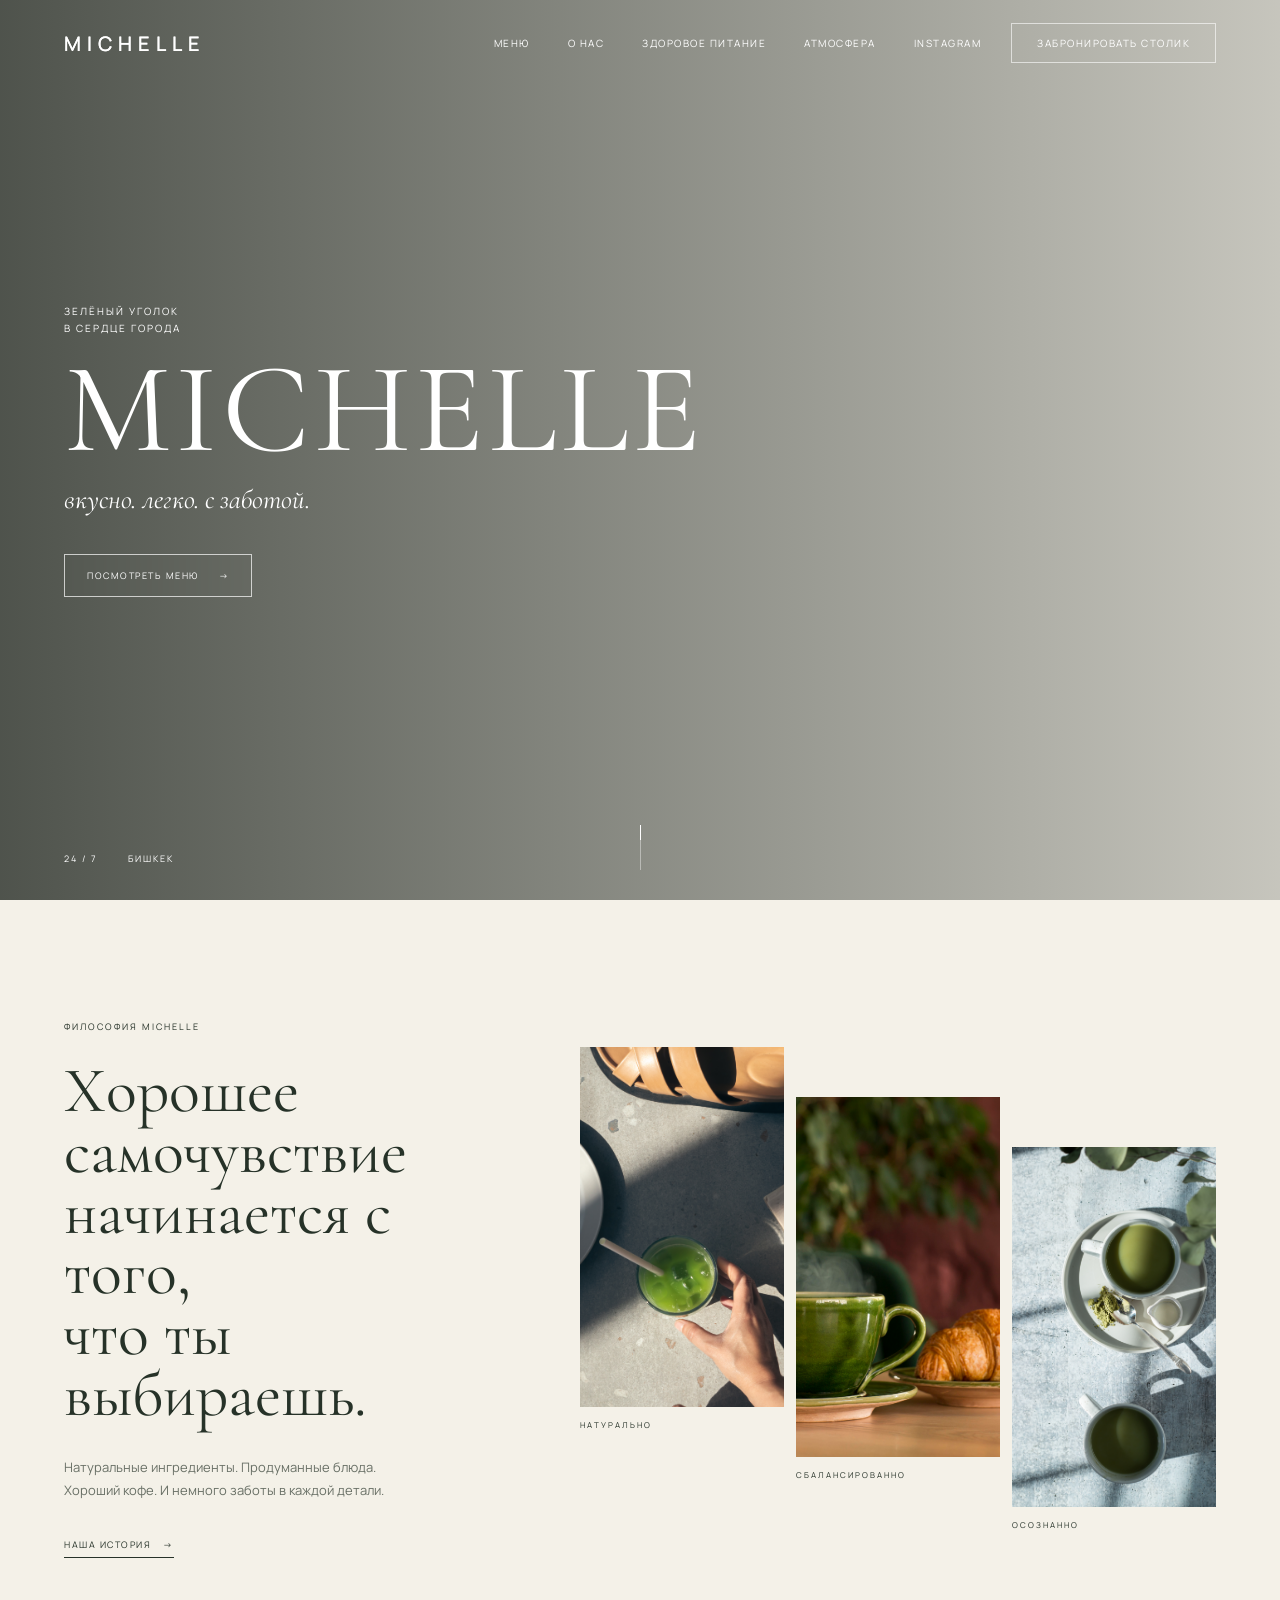
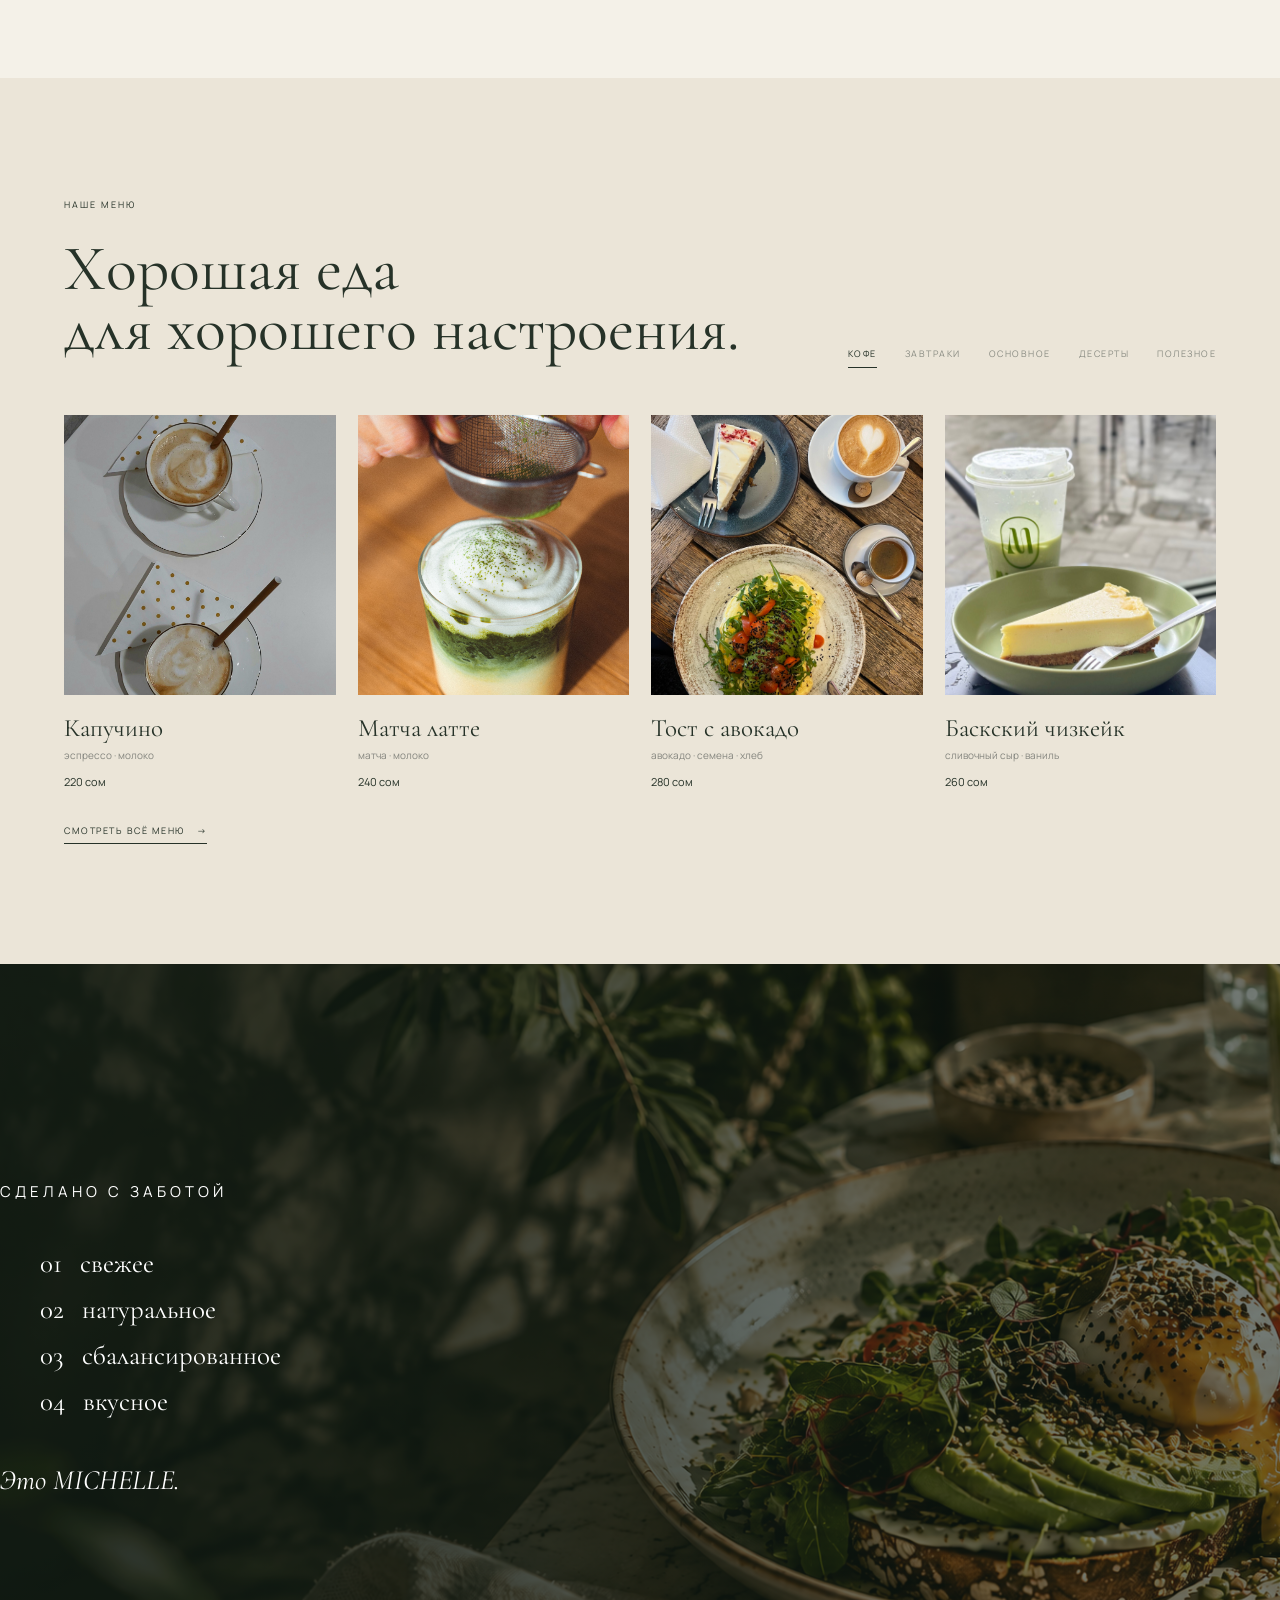
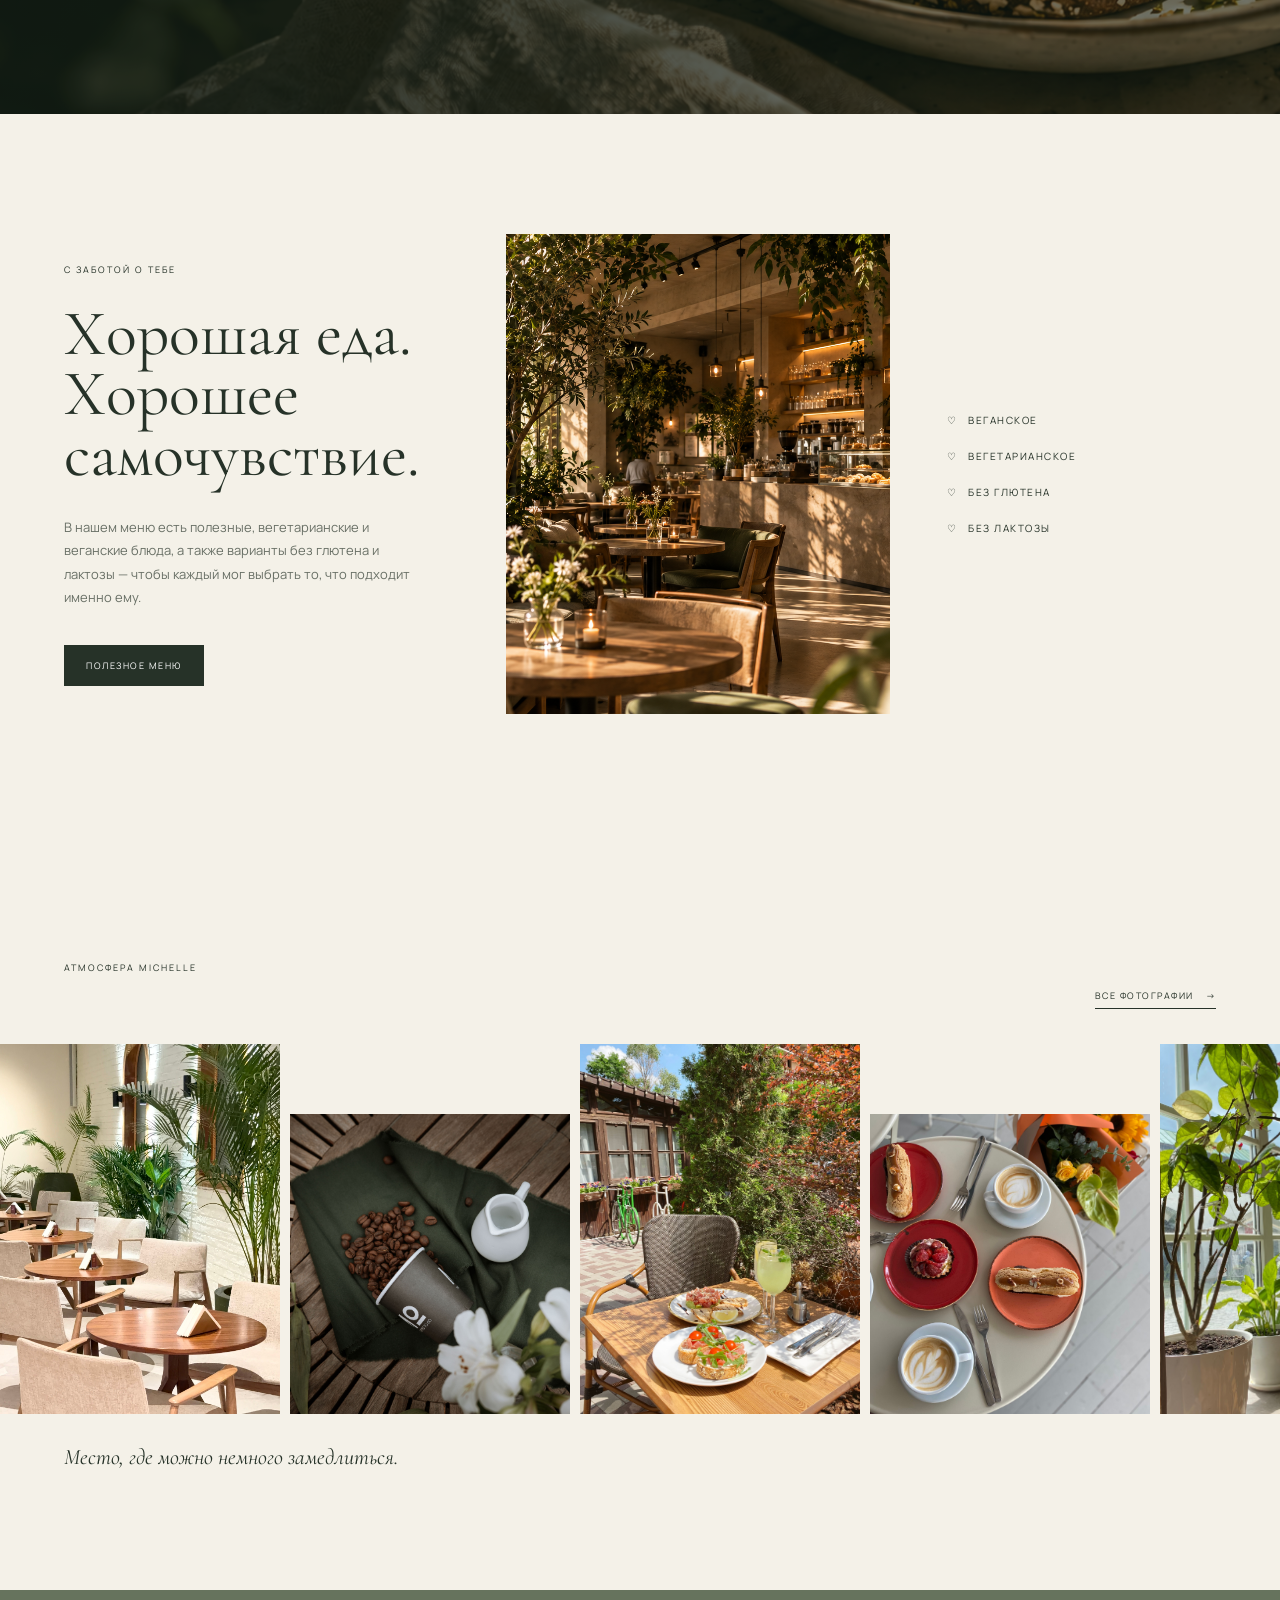
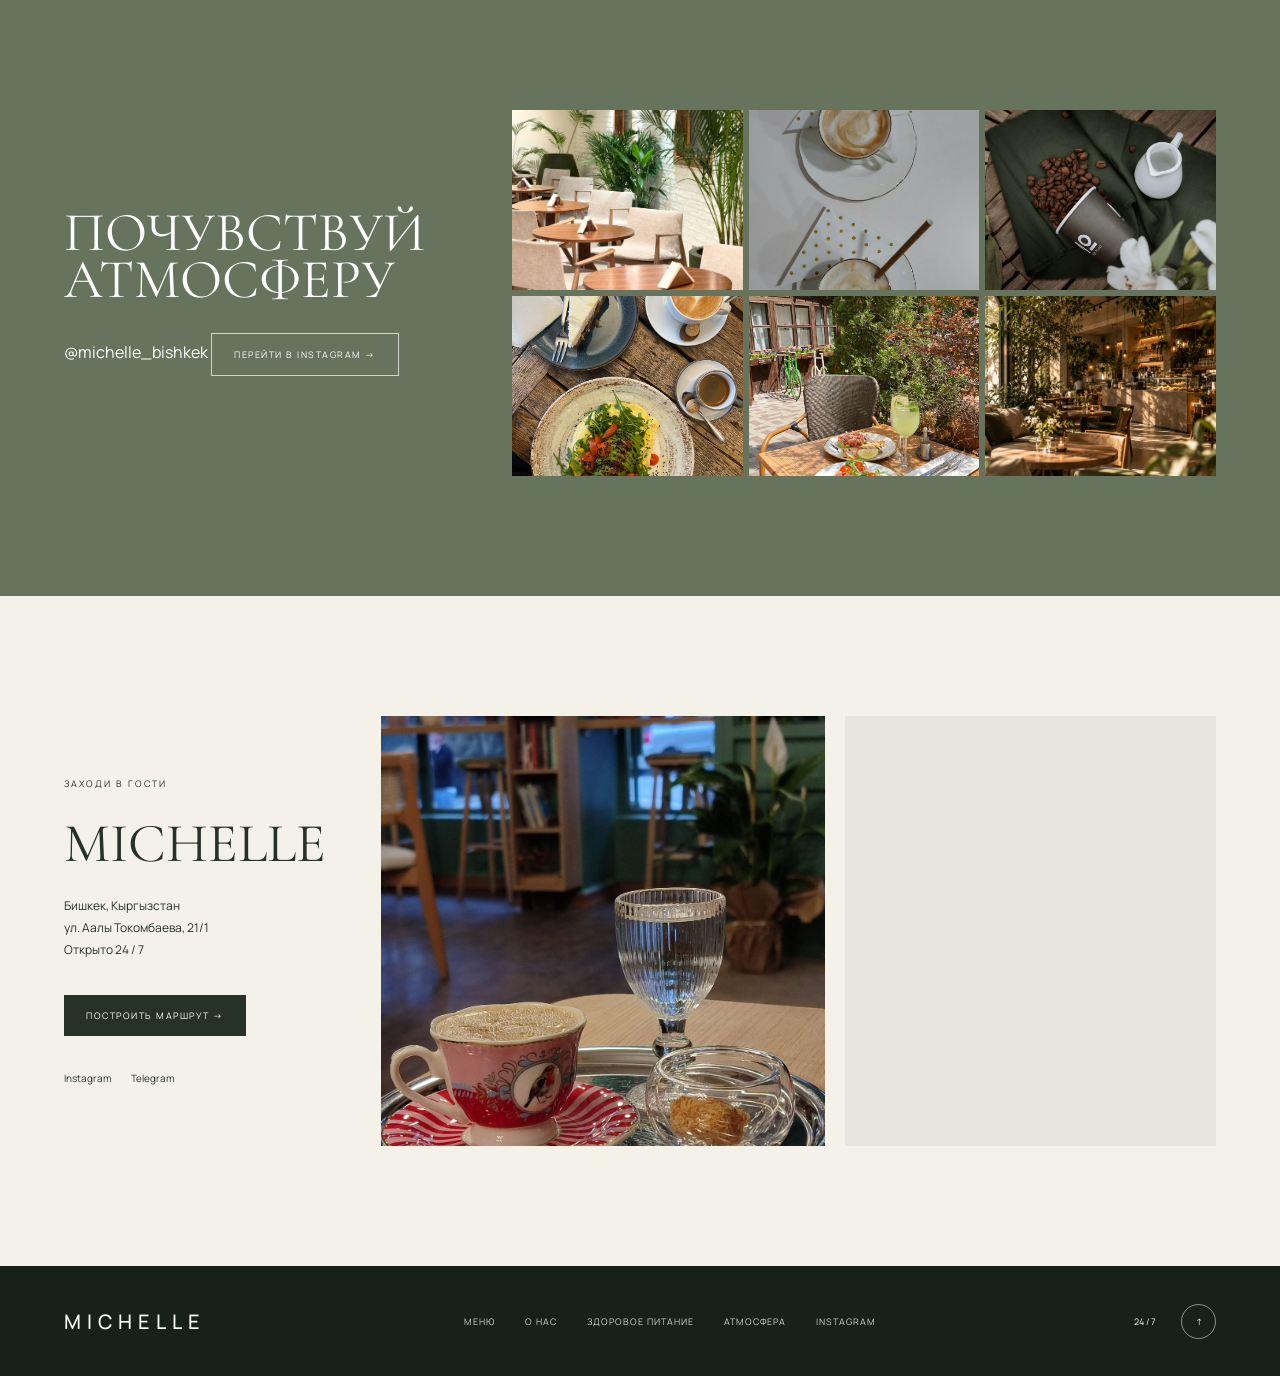
<file: index.html>
<!DOCTYPE html>
<html lang="ru">

<head>
    <meta charset="UTF-8">
    <meta name="viewport" content="width=device-width, initial-scale=1.0">

    <title>MICHELLE — Кофе и еда</title>

    <link rel="preconnect" href="https://fonts.googleapis.com">
    <link rel="preconnect" href="https://fonts.gstatic.com" crossorigin>

    <link
        href="https://fonts.googleapis.com/css2?family=Cormorant+Garamond:wght@400;500;600&family=Manrope:wght@300;400;500;600&display=swap"
        rel="stylesheet">

    <link rel="stylesheet" href="style.css">
</head>

<body>

    <header class="header">

        <a href="index.html" class="logo">MICHELLE</a>

       

<header class="header">

    <a href="index.html" class="logo">MICHELLE</a>

    <nav class="navigation">
        <a href="menu.html">Меню</a>
        <a href="#about">О нас</a>
        <a href="#healthy">Здоровое питание</a>
        <a href="#atmosphere">Атмосфера</a>
        <a href="#instagram">Instagram</a>

        <a href="booking.html" class="mobile-booking">
            Забронировать столик →
        </a>
    </nav>

    <a href="booking.html" class="header-button">
        Забронировать столик
    </a>

    <button class="menu-button" aria-label="Открыть меню">
        <span></span>
        <span></span>
    </button>

</header>


        <button class="menu-button" aria-label="Открыть меню">
            <span></span>
            <span></span>
        </button>

    </header>

    <main>

        <!-- Главный экран -->

        <section class="hero">

            <video class="hero-video" autoplay muted loop playsinline>
                <source src="video.mp4" type="video/mp4">
            </video>

            <div class="hero-overlay"></div>

            <div class="hero-content">

                <p class="hero-label">
                    ЗЕЛЁНЫЙ УГОЛОК<br>
                    В СЕРДЦЕ ГОРОДА
                </p>

                <h1>MICHELLE</h1>

                <p class="hero-slogan">
                    вкусно. легко. с заботой.
                </p>

                <a href="menu.html" class="main-button">
                    Посмотреть меню
                    <span>→</span>
                </a>

            </div>

            <div class="hero-bottom">
                <span>24 / 7</span>
                <span>БИШКЕК</span>
            </div>

            <div class="scroll-indicator">
                <span></span>
            </div>

        </section>

        <!-- О нас -->

        <section class="about section" id="about">

            <div class="about-text">

                <p class="section-label">ФИЛОСОФИЯ MICHELLE</p>

                <h2>
                    Хорошее самочувствие<br>
                    начинается с того,<br>
                    что ты выбираешь.
                </h2>

                <p class="description">
                    Натуральные ингредиенты. Продуманные блюда.
                    Хороший кофе. И немного заботы в каждой детали.
                </p>

                <a href="#" class="text-link">
                    Наша история <span>→</span>
                </a>

            </div>

            <div class="about-images">

                <div class="about-card">
                    <img src="about-1.jpg" alt="Атмосфера MICHELLE">
                    <span>Натурально</span>
                </div>

                <div class="about-card">
                    <img src="about-2.jpg" alt="Еда MICHELLE">
                    <span>Сбалансированно</span>
                </div>

                <div class="about-card">
                    <img src="about-3.jpg" alt="Стиль MICHELLE">
                    <span>Осознанно</span>
                </div>

            </div>

        </section>

        <!-- Меню -->

        <section class="menu-section section" id="menu">

            <div class="section-heading">

                <div>

                    <p class="section-label">НАШЕ МЕНЮ</p>

                    <h2>
                        Хорошая еда<br>
                        для хорошего настроения.
                    </h2>

                </div>

                <div class="menu-tabs">
                    <button class="active">Кофе</button>
                    <button>Завтраки</button>
                    <button>Основное</button>
                    <button>Десерты</button>
                    <button>Полезное</button>
                </div>

            </div>

            <div class="menu-slider">

                <button class="slider-button prev">←</button>

                <div class="menu-items">

                    <article class="menu-card">

                        <img src="coffee.jpg" alt="Капучино">

                        <p class="menu-name">Капучино</p>

                        <p class="menu-info">
                            эспрессо · молоко
                        </p>

                        <span class="menu-price">
                            220 сом
                        </span>

                    </article>

                    <article class="menu-card">

                        <img src="coffee1.jpg" alt="Матча латте">

                        <p class="menu-name">Матча латте</p>

                        <p class="menu-info">
                            матча · молоко
                        </p>

                        <span class="menu-price">
                            240 сом
                        </span>

                    </article>

                    <article class="menu-card">

                        <img src="food.jpg" alt="Тост с авокадо">

                        <p class="menu-name">
                            Тост с авокадо
                        </p>

                        <p class="menu-info">
                            авокадо · семена · хлеб
                        </p>

                        <span class="menu-price">
                            280 сом
                        </span>

                    </article>

                    <article class="menu-card">

                        <img src="food1.jpg" alt="Баскский чизкейк">

                        <p class="menu-name">
                            Баскский чизкейк
                        </p>

                        <p class="menu-info">
                            сливочный сыр · ваниль
                        </p>

                        <span class="menu-price">
                            260 сом
                        </span>

                    </article>

                </div>

                <button class="slider-button next">→</button>

            </div>

            <a href="menu.html" class="text-link">
                Смотреть всё меню <span>→</span>
            </a>

        </section>

        <!-- Сделано с заботой -->

        <section class="care">

            <div class="care-overlay"></div>

            <div class="care-content">

                <p class="section-label">
                    СДЕЛАНО С ЗАБОТОЙ
                </p>

                <div class="care-list">
                    <span>01 &nbsp; свежее</span>
                    <span>02 &nbsp; натуральное</span>
                    <span>03 &nbsp; сбалансированное</span>
                    <span>04 &nbsp; вкусное</span>
                </div>

                <p class="care-signature">
                    Это MICHELLE.
                </p>

            </div>

        </section>

        <!-- Здоровое питание -->

        <section class="healthy section" id="healthy">

            <div class="healthy-text">

                <p class="section-label">
                    С ЗАБОТОЙ О ТЕБЕ
                </p>

                <h2>
                    Хорошая еда.<br>
                    Хорошее самочувствие.
                </h2>

                <p class="description">
                    В нашем меню есть полезные, вегетарианские
                    и веганские блюда, а также варианты без
                    глютена и лактозы — чтобы каждый мог
                    выбрать то, что подходит именно ему.
                </p>

                <a href="menu.html#healthy" class="dark-button">
                    Полезное меню
                </a>

            </div>

            <div class="healthy-image">
                <img src="healthy.png" alt="Полезная еда MICHELLE">
            </div>

            <div class="healthy-options">
                <span>♡ &nbsp; Веганское</span>
                <span>♡ &nbsp; Вегетарианское</span>
                <span>♡ &nbsp; Без глютена</span>
                <span>♡ &nbsp; Без лактозы</span>
            </div>

        </section>

        <!-- Атмосфера -->

        <section class="atmosphere section" id="atmosphere">

            <div class="atmosphere-heading">

                <p class="section-label">
                    АТМОСФЕРА MICHELLE
                </p>

                <a href="#" class="text-link">
                    Все фотографии <span>→</span>
                </a>

            </div>

            <div class="atmosphere-gallery">

                <img src="atmosphere-1.jpg" alt="Интерьер MICHELLE">
                <img src="atmosphere-2.jpg" alt="Кофе MICHELLE">
                <img src="atmosphere-3.jpg" alt="Терраса MICHELLE">
                <img src="atmosphere-4.jpg" alt="Десерт MICHELLE">
                <img src="atmosphere-5.jpg" alt="Растения в MICHELLE">

            </div>

            <p class="atmosphere-caption">
                Место, где можно немного замедлиться.
            </p>

        </section>

        <!-- Instagram -->

        <section class="instagram section" id="instagram">

            <div class="instagram-title">

                <p>
                    ПОЧУВСТВУЙ<br>
                    АТМОСФЕРУ
                </p>

                <a href="https://www.instagram.com/michelle_bishkek/" target="_blank" rel="noopener noreferrer">
                    @michelle_bishkek
                </a>
                <a href="https://www.instagram.com/michelle_bishkek/" class="light-button" target="_blank"
                    rel="noopener noreferrer">
                    Перейти в Instagram →
                </a>
            </div>

            <div class="instagram-grid">

                <img src="atmosphere-1.jpg" alt="MICHELLE">
                <img src="coffee.jpg" alt="Кофе MICHELLE">
                <img src="atmosphere-2.jpg" alt="MICHELLE">
                <img src="food.jpg" alt="Блюдо MICHELLE">
                <img src="atmosphere-3.jpg" alt="MICHELLE">
                <img src="healthy.png" alt="Полезная еда MICHELLE">

            </div>

        </section>

        <!-- Контакты -->


        <section class="contacts section" id="contacts">

            <div class="contacts-info">

                <p class="section-label">ЗАХОДИ В ГОСТИ</p>

                <h2>MICHELLE</h2>

                <p>
                    Бишкек, Кыргызстан<br>
                    ул. Аалы Токомбаева, 21/1<br>
                    Открыто 24 / 7
                </p>

                <a href="https://www.google.com/maps/search/?api=1&query=%D0%90%D0%B0%D0%BB%D1%8B+%D0%A2%D0%BE%D0%BA%D0%BE%D0%BC%D0%B1%D0%B0%D0%B5%D0%B2%D0%B0+21%2F1+%D0%91%D0%B8%D1%88%D0%BA%D0%B5%D0%BA"
                    class="dark-button" target="_blank" rel="noopener noreferrer">
                    Построить маршрут →
                </a>

                <div class="social-links">
                    <a href="#">Instagram</a>
                    <a href="#">Telegram</a>
                </div>

            </div>

            <div class="contact-photo">
                <img src="atmosphere-6.jpg" alt="Кофейня MICHELLE">
            </div>

            <div class="map">

                <iframe
                    src="https://maps.google.com/maps?q=%D0%90%D0%B0%D0%BB%D1%8B%20%D0%A2%D0%BE%D0%BA%D0%BE%D0%BC%D0%B1%D0%B0%D0%B5%D0%B2%D0%B0%2021%2F1%20%D0%91%D0%B8%D1%88%D0%BA%D0%B5%D0%BA&t=&z=16&ie=UTF8&iwloc=&output=embed"
                    title="MICHELLE — карта расположения" loading="lazy" referrerpolicy="no-referrer-when-downgrade"
                    allowfullscreen>
                </iframe>

            </div>

        </section>


        <!-- Подвал -->

        <footer class="footer">

            <a href="index.html" class="footer-logo">
                MICHELLE
            </a>

            <nav>

                <a href="menu.html">
                    Меню
                </a>

                <a href="#about">
                    О нас
                </a>

                <a href="#healthy">
                    Здоровое питание
                </a>

                <a href="#atmosphere">
                    Атмосфера
                </a>

                <a href="#instagram">
                    Instagram
                </a>

            </nav>

            <div class="footer-right">

                <span>24 / 7</span>

                <button class="back-top" aria-label="Наверх">
                    ↑
                </button>

            </div>

        </footer>

        <script src="script.js"></script>

</body>

</html>
</file>
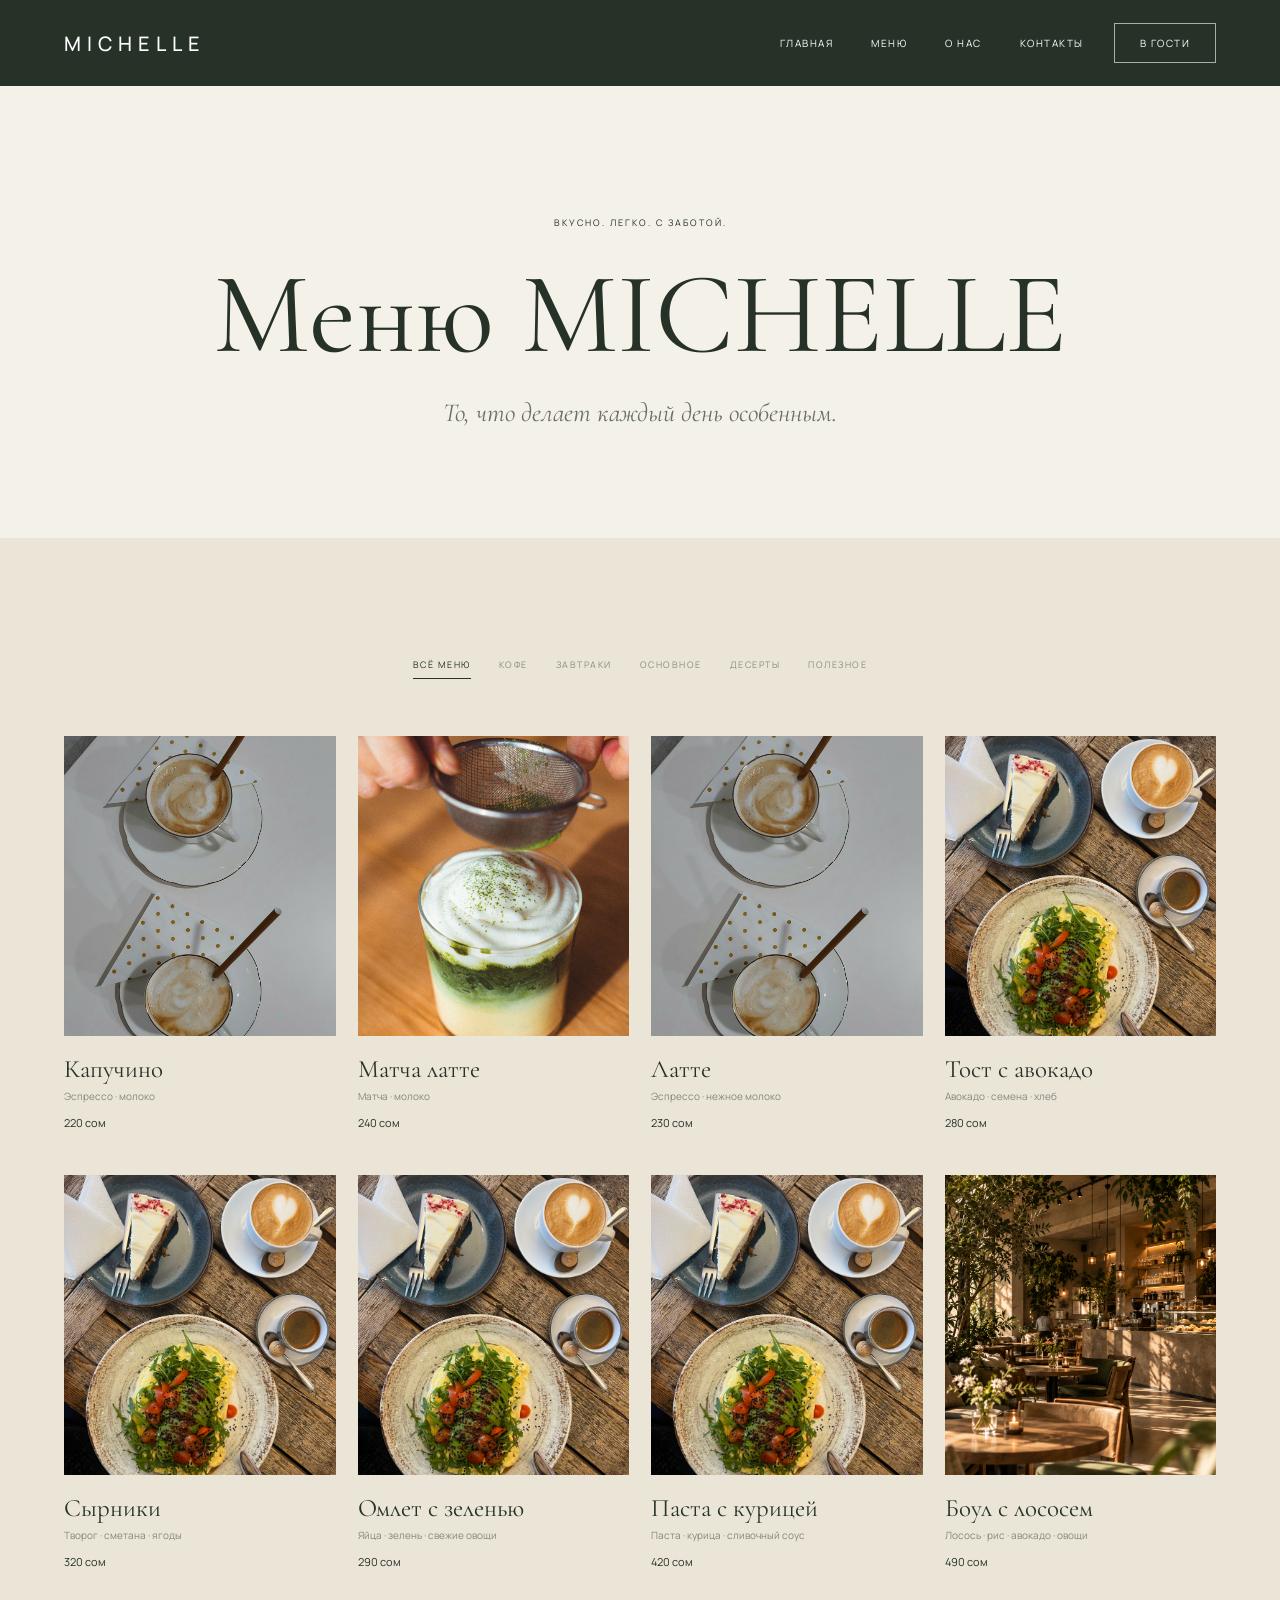
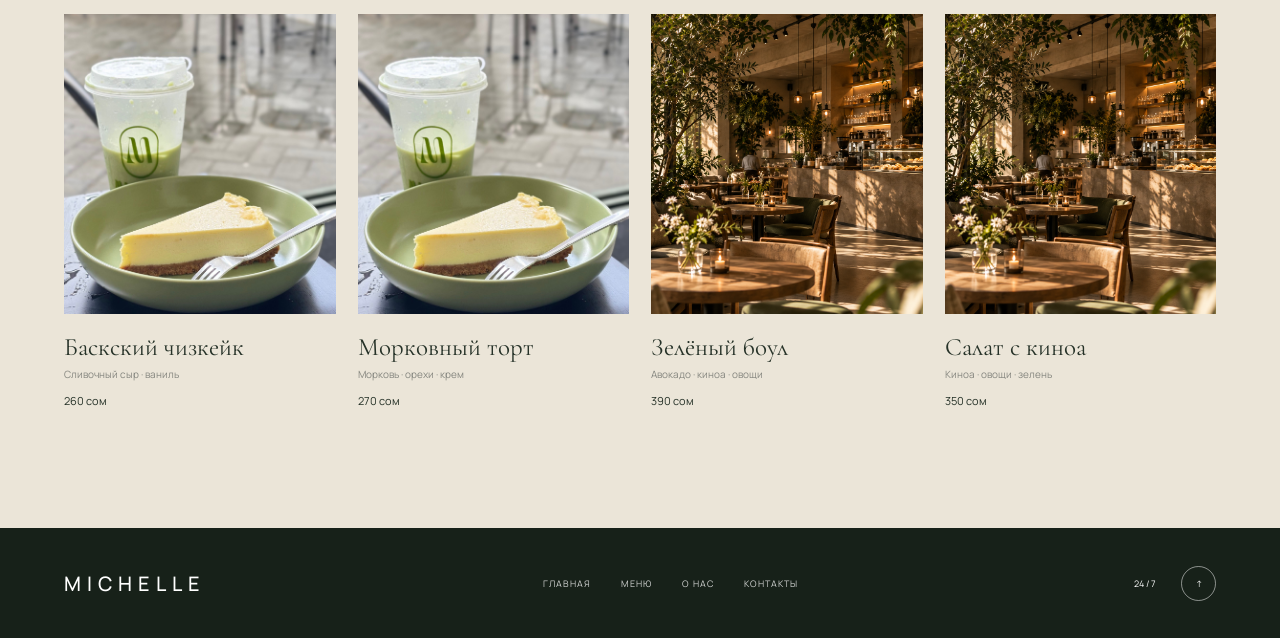
<file: menu.html>
<!DOCTYPE html>
<html lang="ru">

<head>
    <meta charset="UTF-8">
    <meta name="viewport" content="width=device-width, initial-scale=1.0">

    <title>Меню — MICHELLE</title>

    <link rel="preconnect" href="https://fonts.googleapis.com">
    <link rel="preconnect" href="https://fonts.gstatic.com" crossorigin>

    <link
        href="https://fonts.googleapis.com/css2?family=Cormorant+Garamond:wght@400;500;600&family=Manrope:wght@300;400;500;600&display=swap"
        rel="stylesheet">

    <link rel="stylesheet" href="style.css">
    <link rel="stylesheet" href="menu.css">
</head>

<body class="menu-page">

    <header class="header">
        <a href="index.html" class="logo">MICHELLE</a>

        <nav class="navigation">
            <a href="index.html">Главная</a>
            <a href="menu.html">Меню</a>
            <a href="index.html#about">О нас</a>
            <a href="index.html#contacts">Контакты</a>
        </nav>

        <a href="index.html#contacts" class="header-button">В гости</a>

        <button class="menu-button" aria-label="Открыть меню" aria-expanded="false">
            <span></span>
            <span></span>
        </button>
    </header>

    <main>

        <section class="menu-page-hero">
            <p class="section-label">ВКУСНО. ЛЕГКО. С ЗАБОТОЙ.</p>
            <h1>Меню MICHELLE</h1>
            <p class="menu-page-subtitle">
                То, что делает каждый день особенным.
            </p>
        </section>

        <section class="menu-catalog section" id="catalog">

            <div class="menu-tabs catalog-tabs">
                <button class="active" data-category="all">Всё меню</button>
                <button data-category="coffee">Кофе</button>
                <button data-category="breakfast">Завтраки</button>
                <button data-category="main">Основное</button>
                <button data-category="dessert">Десерты</button>
                <button data-category="healthy">Полезное</button>
            </div>

            <div class="catalog-grid" id="catalogGrid"></div>

        </section>

    </main>

    <footer class="footer">
        <a href="index.html" class="footer-logo">MICHELLE</a>

        <nav>
            <a href="index.html">Главная</a>
            <a href="menu.html">Меню</a>
            <a href="index.html#about">О нас</a>
            <a href="index.html#contacts">Контакты</a>
        </nav>

        <div class="footer-right">
            <span>24 / 7</span>
            <button class="back-top" aria-label="Наверх">↑</button>
        </div>
    </footer>

    <script src="menu.js"></script>

</body>

</html>
</file>
<file: style.css>
* {
    margin: 0;
    padding: 0;
    box-sizing: border-box;
}

html {
    scroll-behavior: smooth;
}

body {
    background: #f4f1e8;
    color: #263228;
    font-family: "Manrope", sans-serif;
    overflow-x: hidden;
}

img {
    display: block;
    width: 100%;
    object-fit: cover;
}

a {
    color: inherit;
    text-decoration: none;
}

button {
    font: inherit;
    border: 0;
    background: none;
    cursor: pointer;
}


/* Header */

.header {
    position: absolute;
    z-index: 10;
    top: 0;
    left: 0;
    width: 100%;
    height: 86px;
    padding: 0 5%;
    display: flex;
    align-items: center;
    justify-content: space-between;
    color: #fff;
}

.logo,
.footer-logo {
    font-size: 20px;
    font-weight: 500;
    letter-spacing: 6px;
}

.navigation {
    display: flex;
    gap: 38px;
    margin-left: auto;
    margin-right: 45px;
}

.navigation a,
.header-button {
    font-size: 10px;
    text-transform: uppercase;
    letter-spacing: 1.5px;
}

.navigation a {
    transition: opacity .3s ease;
}

.navigation a:hover {
    opacity: .55;
}

.header-button {
    border: 1px solid rgba(255, 255, 255, .6);
    padding: 12px 25px;
    transition: .3s ease;
}

.header-button:hover {
    background: #fff;
    color: #263228;
}

.menu-button {
    display: none;
}


/* Hero */

.hero {
    position: relative;
    min-height: 100svh;
    height: 800px;
    overflow: hidden;
    color: #fff;
    display: flex;
    align-items: center;
    padding: 0 5%;
}

.hero-video {
    position: absolute;
    inset: 0;
    width: 100%;
    height: 100%;
    object-fit: cover;
    z-index: 0;
}

.hero-overlay {
    position: absolute;
    inset: 0;
    z-index: 1;
    background: linear-gradient(90deg,
            rgba(15, 22, 16, .72),
            rgba(15, 22, 16, .20));
}

.hero-content {
    position: relative;
    z-index: 2;
    max-width: 650px;
}

.hero-content {
    position: relative;
    z-index: 2;
    max-width: 650px;
}

.hero-label {
    font-size: 10px;
    line-height: 1.7;
    letter-spacing: 2px;
    margin-bottom: 25px;
}

.hero h1 {
    font-family: "Cormorant Garamond", serif;
    font-size: clamp(75px, 10vw, 145px);
    line-height: .75;
    font-weight: 400;
    letter-spacing: 4px;
}

.hero-slogan {
    font-family: "Cormorant Garamond", serif;
    font-size: 27px;
    font-style: italic;
    margin: 25px 0 38px;
}

.main-button,
.dark-button,
.light-button {
    display: inline-flex;
    align-items: center;
    gap: 20px;
    padding: 14px 22px;
    text-transform: uppercase;
    font-size: 9px;
    letter-spacing: 1.5px;
    transition: .3s ease;
}

.main-button {
    background: transparent;
    color: #fff;
    border: 1px solid rgba(255, 255, 255, 0.7);
    backdrop-filter: blur(2px);
}

.main-button:hover {
    background: #fff;
    color: #263228;
    transform: translateY(-3px);
}

.main-button:hover {
    transform: translateY(-3px);
}

.hero-bottom {
    position: absolute;
    z-index: 2;
    bottom: 35px;
    left: 5%;
    display: flex;
    gap: 30px;
    font-size: 9px;
    letter-spacing: 2px;
}

.scroll-indicator {
    position: absolute;
    z-index: 2;
    bottom: 30px;
    left: 50%;
    width: 1px;
    height: 45px;
    background: rgba(255, 255, 255, .4);
}

.scroll-indicator span {
    display: block;
    width: 1px;
    height: 15px;
    background: #fff;
    animation: scrollDown 2s infinite;
}

@keyframes scrollDown {
    0% {
        transform: translateY(0);
        opacity: 0;
    }

    40% {
        opacity: 1;
    }

    100% {
        transform: translateY(30px);
        opacity: 0;
    }
}


/* General */

.section {
    padding: 120px 5%;
}

.section-label {
    font-size: 9px;
    text-transform: uppercase;
    letter-spacing: 2px;
    margin-bottom: 28px;
}

h2 {
    font-family: "Cormorant Garamond", serif;
    font-size: clamp(42px, 5vw, 70px);
    line-height: .95;
    font-weight: 400;
}

.description {
    max-width: 360px;
    margin-top: 30px;
    font-size: 13px;
    line-height: 1.8;
    color: #697066;
}

.text-link {
    display: inline-flex;
    gap: 12px;
    margin-top: 35px;
    font-size: 9px;
    text-transform: uppercase;
    letter-spacing: 1.5px;
    border-bottom: 1px solid #263228;
    padding-bottom: 6px;
}


/* About */

.about {
    display: grid;
    grid-template-columns: .8fr 1.2fr;
    gap: 8%;
    align-items: center;
}

.about-images {
    display: grid;
    grid-template-columns: repeat(3, 1fr);
    gap: 12px;
}

.about-card img {
    height: 360px;
}

.about-card:nth-child(2) {
    margin-top: 50px;
}

.about-card:nth-child(3) {
    margin-top: 100px;
}

.about-card span {
    display: block;
    margin-top: 12px;
    font-size: 8px;
    text-transform: uppercase;
    letter-spacing: 2px;
}


/* Menu */

.menu-section {
    background: #ebe5d8;
}

.section-heading {
    display: flex;
    justify-content: space-between;
    align-items: flex-end;
    margin-bottom: 55px;
}

.menu-tabs {
    display: flex;
    gap: 28px;
}

.menu-tabs button {
    position: relative;
    font-size: 9px;
    text-transform: uppercase;
    letter-spacing: 1.5px;
    color: #8a8c83;
}

.menu-tabs button.active {
    color: #263228;
}

.menu-tabs button.active::after {
    content: "";
    position: absolute;
    left: 0;
    bottom: -8px;
    width: 100%;
    height: 1px;
    background: #263228;
}

.menu-slider {
    position: relative;
}

.menu-items {
    display: grid;
    grid-template-columns: repeat(4, 1fr);
    gap: 22px;
}

.menu-card img {
    height: 280px;
    margin-bottom: 18px;
}

.menu-name {
    font-family: "Cormorant Garamond", serif;
    font-size: 25px;
}

.menu-info {
    margin-top: 5px;
    color: #85867f;
    font-size: 10px;
}

.menu-price {
    display: block;
    margin-top: 12px;
    font-size: 11px;
}

.slider-button {
    display: none;
}


/* Care */

.care {
    position: relative;
    min-height: 750px;

    background:
        linear-gradient(90deg,
            rgba(15, 22, 16, 0.78) 0%,
            rgba(15, 22, 16, 0.45) 42%,
            rgba(15, 22, 16, 0.05) 75%),
        url("care.png") center / cover no-repeat;
    display: flex;
    align-items: center;

    color: white;
}

.care-overlay {
    position: absolute;
    inset: 0;
    background: rgba(19, 31, 22, .57);
}

.care-content {
    position: relative;
    z-index: 2;
}

.care .section-label {
    font-size: 15px;
    letter-spacing: 4px;
}

.care-list {
    display: flex;
    flex-direction: column;
    gap: 13px;
    margin: 45px 0;
    margin-left: 40px;
}

.care-list span {
    font-family: "Cormorant Garamond", serif;
    font-size: 27px;
}

.care-signature {
    font-family: "Cormorant Garamond", serif;
    font-size: 28px;
    font-style: italic;
}


/* Healthy */

.healthy {
    display: grid;
    grid-template-columns: 1fr 1fr .7fr;
    gap: 5%;
    align-items: center;
}

.healthy-image img {
    height: 480px;
}

.healthy-options {
    display: flex;
    flex-direction: column;
    gap: 22px;
    font-size: 10px;
    text-transform: uppercase;
    letter-spacing: 1.5px;
}

.dark-button {
    background: #263228;
    color: #fff;
    margin-top: 35px;
}

.dark-button:hover {
    opacity: .8;
}


/* Atmosphere */

.atmosphere {
    padding-left: 0;
    padding-right: 0;
    overflow: hidden;
}

.atmosphere-heading {
    display: flex;
    justify-content: space-between;
    align-items: center;
    padding: 0 5%;
}

.atmosphere-gallery {
    display: flex;
    gap: 10px;
    margin-top: 35px;
    width: max-content;
}

.atmosphere-gallery img {
    width: 280px;
    height: 370px;
}

.atmosphere-gallery img:nth-child(2),
.atmosphere-gallery img:nth-child(4) {
    height: 300px;
    margin-top: 70px;
}

.atmosphere-caption {
    padding: 30px 5% 0;
    font-family: "Cormorant Garamond", serif;
    font-size: 22px;
    font-style: italic;
}


/* Instagram */

.instagram {
    background: #66735d;
    color: #fff;
    display: grid;
    grid-template-columns: .7fr 1.3fr;
    gap: 6%;
    align-items: center;
}

.instagram-title p {
    font-family: "Cormorant Garamond", serif;
    font-size: 55px;
    line-height: .85;
}

.instagram-title span {
    display: block;
    margin-top: 25px;
    font-size: 10px;
}

.light-button {
    border: 1px solid rgba(255, 255, 255, .7);
    margin-top: 30px;
}

.light-button:hover {
    background: #fff;
    color: #263228;
}

.instagram-grid {
    display: grid;
    grid-template-columns: repeat(3, 1fr);
    gap: 6px;
}

.instagram-grid img {
    height: 180px;
}


/* Contacts */

.contacts {
    display: grid;
    grid-template-columns: .8fr 1.2fr 1fr;
    gap: 20px;
    align-items: center;
}

.contacts-info h2 {
    font-size: 55px;
}

.contacts-info>p:not(.section-label) {
    margin-top: 25px;
    font-size: 12px;
    line-height: 1.8;
}

.social-links {
    display: flex;
    gap: 20px;
    margin-top: 35px;
    font-size: 10px;
}

.contact-photo img {
    height: 430px;
}

.map {
    height: 430px;
    background: #e5dfd2;
    display: flex;
    flex-direction: column;
    justify-content: center;
    align-items: center;
    text-align: center;
}

.map span {
    font-size: 28px;
    margin-bottom: 20px;
}

.map p {
    font-family: "Cormorant Garamond", serif;
    font-size: 28px;
}

.map small {
    margin-top: 8px;
    font-size: 9px;
    color: #74766e;
}


/* Footer */

.footer {
    min-height: 110px;
    padding: 0 5%;
    background: #172119;
    color: #fff;
    display: flex;
    align-items: center;
    justify-content: space-between;
}

.footer nav {
    display: flex;
    gap: 30px;
}

.footer nav a {
    font-size: 9px;
    text-transform: uppercase;
    letter-spacing: 1px;
    opacity: .8;
}

.footer-right {
    display: flex;
    align-items: center;
    gap: 25px;
    font-size: 9px;
}

.back-top {
    width: 35px;
    height: 35px;
    border: 1px solid rgba(255, 255, 255, .5);
    border-radius: 50%;
    color: #fff;
}


/* Mobile */

@media (max-width: 800px) {

    .header {
        height: 70px;
        padding: 0 6%;
    }

    .logo {
        font-size: 17px;
        letter-spacing: 5px;
    }

    .navigation,
    .header-button {
        display: none;
    }

    .menu-button {
        display: flex;
        flex-direction: column;
        gap: 6px;
        width: 35px;
    }

    .menu-button span {
        display: block;
        width: 100%;
        height: 1px;
        background: #fff;
        transition: .3s;
    }

    .menu-button.active span:first-child {
        transform: translateY(3.5px) rotate(45deg);
    }

    .menu-button.active span:last-child {
        transform: translateY(-3.5px) rotate(-45deg);
    }

    .hero {
        min-height: 100svh;
        height: auto;
        padding: 0 6%;
    }

    .hero h1 {
        font-size: 70px;
        letter-spacing: 2px;
    }

    .hero-slogan {
        font-size: 23px;
        margin: 18px 0 30px;
    }

    .hero-label {
        font-size: 8px;
    }

    .hero-bottom {
        left: 6%;
        bottom: 25px;
    }

    .scroll-indicator {
        display: none;
    }

    .section {
        padding: 80px 6%;
    }

    h2 {
        font-size: 48px;
    }

    .about {
        display: block;
    }

    .about-images {
        margin-top: 55px;
        gap: 7px;
    }

    .about-card img {
        height: 210px;
    }

    .about-card:nth-child(2) {
        margin-top: 30px;
    }

    .about-card:nth-child(3) {
        margin-top: 60px;
    }

    .section-heading {
        display: block;
    }

    .menu-tabs {
        margin-top: 40px;
        gap: 22px;
        overflow-x: auto;
        padding-bottom: 10px;
    }

    .menu-tabs button {
        white-space: nowrap;
    }

    .menu-items {
        display: flex;
        overflow-x: auto;
        gap: 15px;
        scroll-snap-type: x mandatory;
        scrollbar-width: none;
    }

    .menu-items::-webkit-scrollbar {
        display: none;
    }

    .menu-card {
        min-width: 78vw;
        scroll-snap-align: start;
    }

    .menu-card img {
        height: 300px;
    }

    .care {
        min-height: 600px;
        padding: 70px 6%;
    }

    .care-list {
        margin-left: 0;
    }

    .care-list span {
        font-size: 25px;
    }

    .healthy {
        display: flex;
        flex-direction: column;
        align-items: stretch;
    }

    .healthy-image {
        order: 2;
        margin-top: 45px;
    }

    .healthy-image img {
        height: 400px;
    }

    .healthy-options {
        order: 3;
        margin-top: 35px;
    }

    .atmosphere-heading {
        padding: 0 6%;
    }

    .atmosphere-gallery {
        margin-top: 25px;
    }

    .atmosphere-gallery img {
        width: 230px;
        height: 300px;
    }

    .atmosphere-gallery img:nth-child(2),
    .atmosphere-gallery img:nth-child(4) {
        height: 250px;
        margin-top: 50px;
    }

    .instagram {
        display: block;
    }

    .instagram-title p {
        font-size: 48px;
    }

    .instagram-grid {
        margin-top: 50px;
        grid-template-columns: repeat(3, 1fr);
    }

    .instagram-grid img {
        height: 110px;
    }

    .contacts {
        display: flex;
        flex-direction: column;
        align-items: stretch;
    }

    .contact-photo img,
    .map {
        height: 330px;
    }

    .footer {
        min-height: auto;
        padding: 45px 6%;
        display: flex;
        flex-direction: column;
        align-items: flex-start;
        gap: 30px;
    }

    .footer nav {
        flex-wrap: wrap;
        gap: 18px;
    }

    .footer-right {
        width: 100%;
        justify-content: space-between;
    }

}


.contacts .map {
    position: relative;
    overflow: hidden;
    padding: 0;
    background: #e8e5dc;
    min-height: 350px;
}

.contacts .map iframe {
    display: block;
    width: 100%;
    height: 100%;
    min-height: 350px;
    border: none;
    filter: grayscale(30%);
    transition: filter 0.4s ease;
}

.contacts .map iframe:hover {
    filter: grayscale(0%);
}

@media (max-width: 800px) {

    .contacts .map {
        width: 100%;
        min-height: 320px;
    }

    .contacts .map iframe {
        min-height: 320px;
    }

}

@media (max-width: 480px) {

    .contacts .map,
    .contacts .map iframe {
        min-height: 280px;
    }

}

.mobile-booking {
    display: none;
}

@media (max-width: 800px) {

    .header {
        z-index: 1000;
    }

    .menu-button {
        position: relative;
        z-index: 1002;
    }

    .navigation {
        position: fixed;
        top: 0;
        left: 0;
        width: 100%;
        height: 100dvh;

        display: flex;
        flex-direction: column;
        justify-content: center;
        align-items: center;
        gap: 28px;

        margin: 0;
        padding: 90px 25px 40px;

        background: #263228;
        color: #f4f1e8;

        transform: translateX(100%);
        visibility: hidden;
        transition: transform 0.4s ease, visibility 0.4s;
        z-index: 1001;
    }

    .navigation.open {
        transform: translateX(0);
        visibility: visible;
    }

    .navigation a {
        font-family: "Cormorant Garamond", serif;
        font-size: 30px;
        text-transform: none;
        letter-spacing: 1px;
    }

    .navigation .mobile-booking {
        display: inline-block;
        margin-top: 20px;
        padding: 15px 25px;

        border: 1px solid #f4f1e8;

        font-family: "Manrope", sans-serif;
        font-size: 11px;
        text-transform: uppercase;
        letter-spacing: 1.5px;
        text-align: center;
    }

    .navigation .mobile-booking:hover {
        background: #f4f1e8;
        color: #263228;
    }
}

@media (min-width: 801px) {

    .header .header-button {
        display: inline-flex;
        align-items: center;
        justify-content: center;
        white-space: nowrap;
        flex-shrink: 0;
    }

    .header .navigation {
        display: flex;
        position: static;
        width: auto;
        height: auto;
        margin-left: auto;
        margin-right: 30px;
        padding: 0;
        transform: none;
        visibility: visible;
        background: transparent;
    }

    .header .navigation .mobile-booking {
        display: none;
    }

    .header .menu-button {
        display: none;
    }
}


@media (max-width: 800px) {

    .header .header-button {
        display: none;
    }

    .header .menu-button {
        display: flex;
    }

    .header .navigation .mobile-booking {
        display: inline-block;
    }
}
</file>
<file: menu.css>
.menu-page .header {
    position: relative;
    background: #263228;
    color: #fff;
}

.menu-page-hero {
    padding: 130px 5% 110px;
    text-align: center;
    background: #f4f1e8;
}

.menu-page-hero h1 {
    font-family: "Cormorant Garamond", serif;
    font-size: clamp(65px, 9vw, 125px);
    font-weight: 400;
    line-height: 1;
}

.menu-page-subtitle {
    margin-top: 25px;
    font-family: "Cormorant Garamond", serif;
    font-size: 26px;
    font-style: italic;
    color: #697066;
}

.menu-catalog {
    background: #ebe5d8;
    min-height: 600px;
}

.catalog-tabs {
    justify-content: center;
    flex-wrap: wrap;
    margin-bottom: 65px;
}

.catalog-grid {
    display: grid;
    grid-template-columns: repeat(4, minmax(0, 1fr));
    gap: 45px 22px;
}

.catalog-grid .menu-card {
    min-width: 0;
}

.catalog-grid .menu-card img {
    width: 100%;
    height: 300px;
    object-fit: cover;
}

@media (max-width: 1000px) {
    .catalog-grid {
        grid-template-columns: repeat(2, minmax(0, 1fr));
    }
}

@media (max-width: 800px) {
    .menu-page-hero {
        padding: 95px 6% 80px;
    }

    .menu-page-hero h1 {
        font-size: 65px;
    }

    .menu-page-subtitle {
        font-size: 22px;
    }

    .catalog-tabs {
        flex-wrap: nowrap;
        justify-content: flex-start;
    }

    .catalog-grid .menu-card {
        min-width: 0;
    }
}

@media (max-width: 480px) {
    .catalog-grid {
        grid-template-columns: 1fr;
    }

    .catalog-grid .menu-card img {
        height: 350px;
    }
}

.catalog-grid .menu-card {
    animation: cardAppear 0.5s ease both;
}

.catalog-grid .menu-card img {
    transition: transform 0.5s ease;
}

.catalog-grid .menu-card img:hover {
    transform: scale(1.025);
}

.catalog-tabs button {
    transition: color 0.3s ease;
}

.catalog-tabs button:hover {
    color: #263228;
}

@keyframes cardAppear {
    from {
        opacity: 0;
        transform: translateY(20px);
    }

    to {
        opacity: 1;
        transform: translateY(0);
    }
}

/* Мобильная версия меню */

@media (max-width: 800px) {

    .menu-page .header {
        position: relative;
        z-index: 100;
        background: #263228;
    }

    .menu-page .menu-button {
        position: relative;
        z-index: 102;
    }

    .menu-page .navigation {
        position: fixed;
        top: 0;
        right: 0;
        width: 100%;
        height: 100dvh;
        padding: 110px 8% 50px;

        display: flex;
        flex-direction: column;
        align-items: flex-start;
        justify-content: center;
        gap: 30px;

        background: #263228;
        color: #f4f1e8;

        margin: 0;
        transform: translateX(100%);
        visibility: hidden;
        transition: transform .4s ease, visibility .4s;
        z-index: 101;
    }

    .menu-page .navigation.open {
        transform: translateX(0);
        visibility: visible;
    }

    .menu-page .navigation a {
        font-family: "Cormorant Garamond", serif;
        font-size: 38px;
        font-weight: 400;
        letter-spacing: 1px;
        text-transform: none;
    }

    .menu-page .menu-button span {
        background: #fff;
    }

    .menu-page-hero {
        padding: 85px 6% 75px;
    }

    .menu-page-hero h1 {
        font-size: clamp(54px, 12vw, 75px);
    }

    .menu-page-subtitle {
        font-size: 21px;
    }

    .menu-catalog {
        padding: 70px 6%;
    }

    .catalog-tabs {
        display: flex;
        flex-wrap: nowrap;
        justify-content: flex-start;
        gap: 26px;

        overflow-x: auto;
        scroll-snap-type: x proximity;
        scrollbar-width: none;
        -webkit-overflow-scrolling: touch;

        padding: 10px 0 20px;
        margin-bottom: 35px;
    }

    .catalog-tabs::-webkit-scrollbar {
        display: none;
    }

    .catalog-tabs button {
        flex-shrink: 0;
        white-space: nowrap;
        scroll-snap-align: start;
    }

    .catalog-grid {
        display: grid;
        grid-template-columns: repeat(2, minmax(0, 1fr));
        gap: 35px 14px;
    }

    .catalog-grid .menu-card {
        min-width: 0;
    }

    .catalog-grid .menu-card img {
        height: 240px;
        margin-bottom: 14px;
    }

    .catalog-grid .menu-name {
        font-size: 23px;
    }

    .catalog-grid .menu-info {
        font-size: 10px;
        line-height: 1.6;
    }

    .catalog-grid .menu-price {
        font-size: 11px;
    }
}

@media (max-width: 480px) {

    .catalog-grid {
        grid-template-columns: 1fr;
        gap: 40px;
    }

    .catalog-grid .menu-card img {
        height: 350px;
    }

    .catalog-grid .menu-name {
        font-size: 29px;
    }

    .menu-page-hero {
        padding: 75px 6% 65px;
    }
}

@media (prefers-reduced-motion: reduce) {

    .menu-page .navigation,
    .catalog-grid .menu-card {
        animation: none;
        transition: none;
    }
}
</file>
